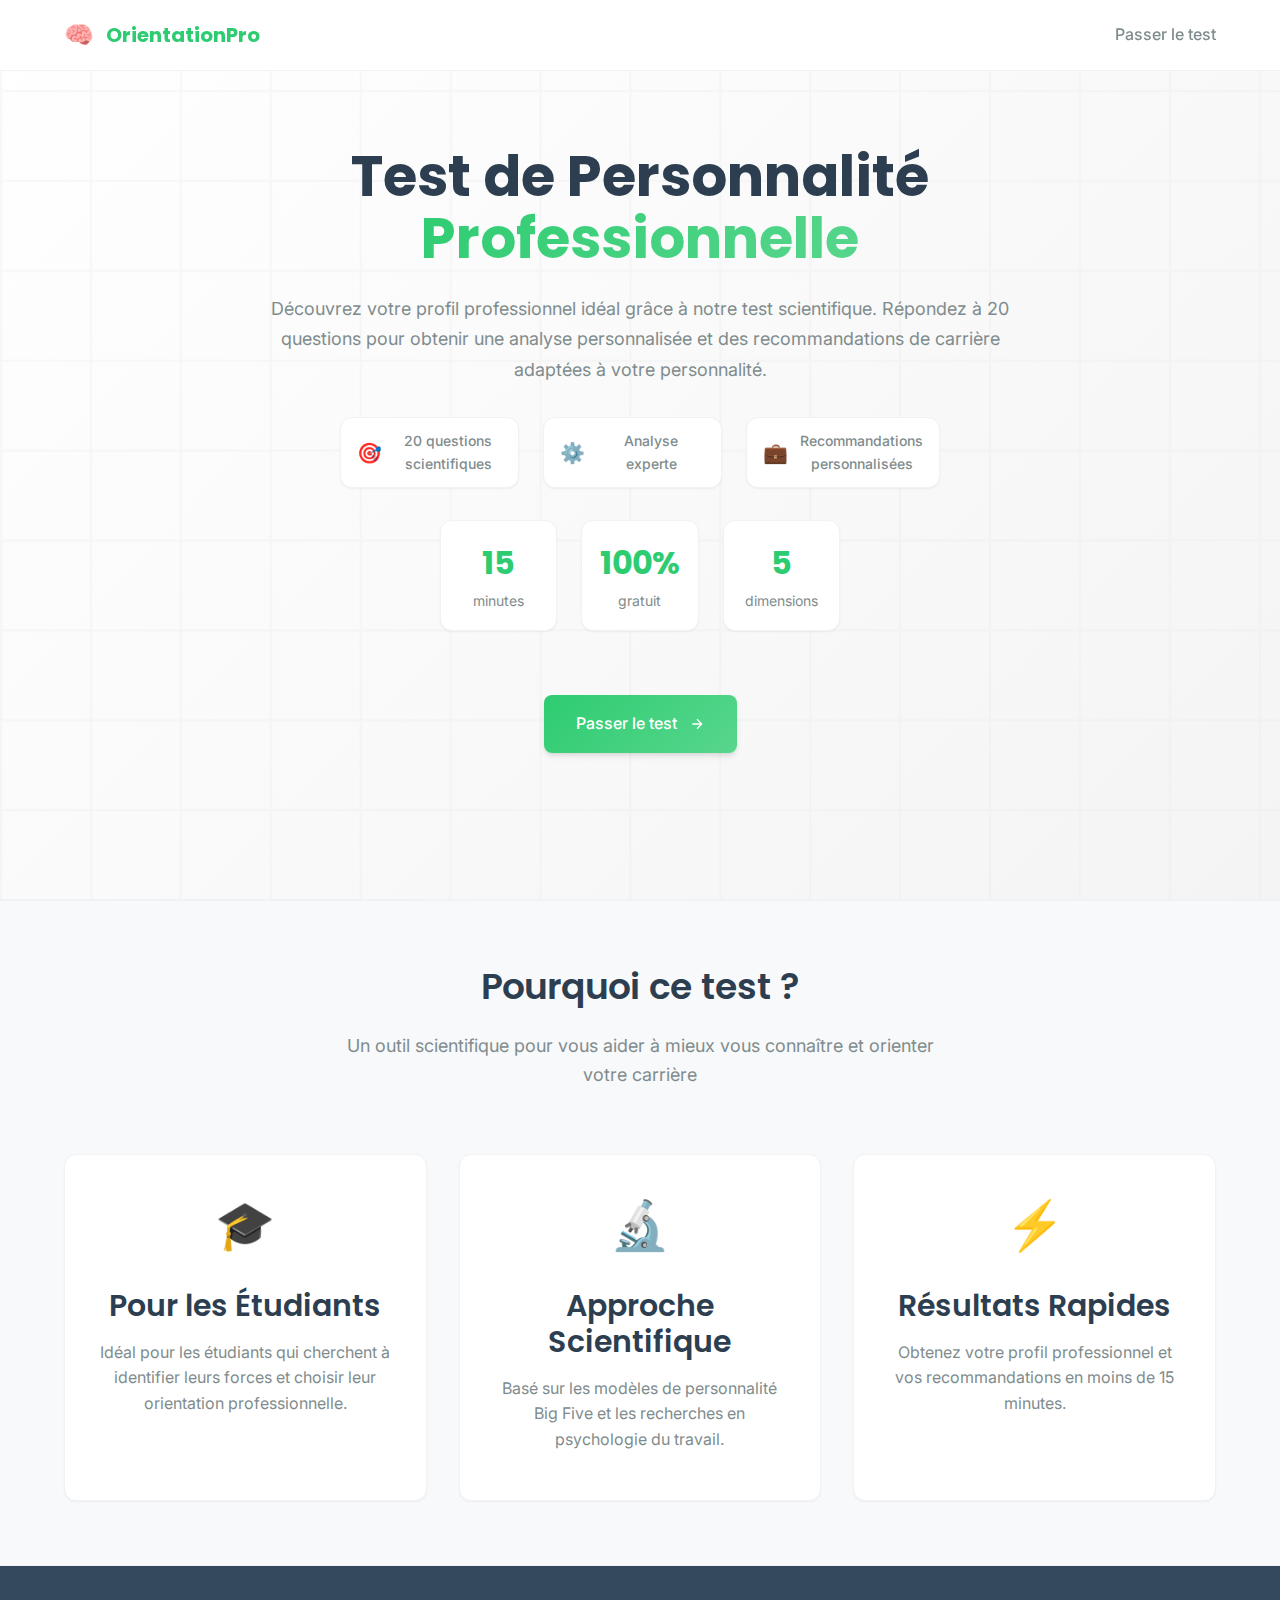
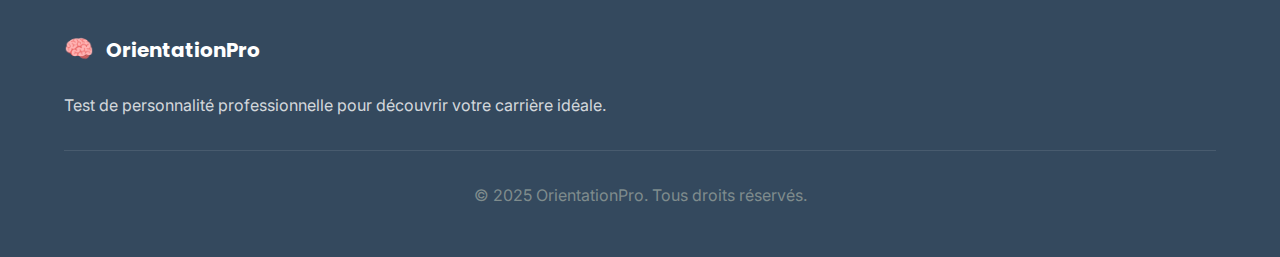
<file: index.html>
<!DOCTYPE html>
<html lang="fr">
<head>
    <meta charset="UTF-8">
    <meta name="viewport" content="width=device-width, initial-scale=1.0">
    <title>Test de Personnalité Professionnelle Gratuit | OrientationPro - Découvrez Votre Carrière Idéale</title>
    <meta name="description" content="Test de personnalité professionnelle gratuit en 15 minutes. 20 questions scientifiques pour découvrir votre profil professionnel idéal. Analyse experte et recommandations personnalisées pour étudiants et reconversion.">
    <meta name="keywords" content="test personnalité professionnelle, orientation carrière, test gratuit, métier idéal, reconversion professionnelle, étudiants, Big Five, profil professionnel">
    <meta name="author" content="OrientationPro">
    <meta name="robots" content="index, follow">
    <meta name="language" content="fr">
    <meta name="revisit-after" content="7 days">
    
    <!-- Open Graph / Facebook -->
    <meta property="og:type" content="website">
    <meta property="og:url" content="https://sn4xhh.github.io/orientationbyme/">
    <meta property="og:title" content="Test de Personnalité Professionnelle Gratuit | OrientationPro">
    <meta property="og:description" content="Découvrez votre profil professionnel idéal avec notre test de personnalité gratuit. 40 questions scientifiques, analyse experte et recommandations personnalisées.">
    <meta property="og:image" content="https://sn4xhh.github.io/orientationbyme/assets/og-image.jpg">
    <meta property="og:site_name" content="OrientationPro">
    <meta property="og:locale" content="fr_FR">
    
    <!-- Twitter -->
    <meta property="twitter:card" content="summary_large_image">
    <meta property="twitter:url" content="https://sn4xhh.github.io/orientationbyme/">
    <meta property="twitter:title" content="Test de Personnalité Professionnelle Gratuit | OrientationPro">
    <meta property="twitter:description" content="Découvrez votre profil professionnel idéal avec notre test de personnalité gratuit. 40 questions scientifiques, analyse experte et recommandations personnalisées.">
    <meta property="twitter:image" content="https://sn4xhh.github.io/orientationbyme/assets/twitter-image.jpg">
    
    <!-- Canonical URL -->
    <link rel="canonical" href="https://sn4xhh.github.io/orientationbyme/">
    
    <!-- Preconnect pour les performances -->
    <link rel="preconnect" href="https://fonts.googleapis.com">
    <link rel="preconnect" href="https://fonts.gstatic.com" crossorigin>
    <link rel="dns-prefetch" href="//fonts.googleapis.com">
    <link rel="dns-prefetch" href="//fonts.gstatic.com">
    
    <!-- Fonts -->
    <link rel="preconnect" href="https://fonts.googleapis.com">
    <link rel="preconnect" href="https://fonts.gstatic.com" crossorigin>
    <link href="https://fonts.googleapis.com/css2?family=Inter:wght@300;400;500;600;700&family=Poppins:wght@400;500;600;700&display=swap" rel="stylesheet">
    
    <!-- Styles -->
    <link rel="stylesheet" href="styles/style.css">
    
    <!-- Favicon -->
    <link rel="icon" type="image/svg+xml" href="data:image/svg+xml,<svg xmlns='http://www.w3.org/2000/svg' viewBox='0 0 100 100'><text y='.9em' font-size='90'>🧠</text></svg>">
    
    <!-- Schema.org Structured Data -->
    <script type="application/ld+json">
    {
        "@context": "https://schema.org",
        "@type": "WebApplication",
        "name": "OrientationPro - Test de Personnalité Professionnelle",
        "description": "Test de personnalité professionnelle gratuit pour découvrir votre carrière idéale. 40 questions scientifiques basées sur le modèle Big Five.",
        "url": "https://sn4xhh.github.io/orientationbyme/",
        "applicationCategory": "EducationalApplication",
        "operatingSystem": "Web Browser",
        "offers": {
            "@type": "Offer",
            "price": "0",
            "priceCurrency": "EUR"
        },
        "provider": {
            "@type": "Organization",
            "name": "OrientationPro",
            "url": "https://sn4xhh.github.io/orientationbyme/",
            "logo": "https://sn4xhh.github.io/orientationbyme/assets/logo.png"
        },
        "featureList": [
            "Test de personnalité professionnelle gratuit",
            "20 questions scientifiques",
            "Analyse basée sur le modèle Big Five",
            "Recommandations personnalisées",
            "Résultats en 15 minutes"
        ],
        "audience": {
            "@type": "Audience",
            "audienceType": "Étudiants, chercheurs d'emploi, personnes en reconversion"
        },
        "educationalUse": "Orientation professionnelle",
        "learningResourceType": "Assessment"
    }
    </script>
    
    <!-- FAQ Schema -->
    <script type="application/ld+json">
    {
        "@context": "https://schema.org",
        "@type": "FAQPage",
        "mainEntity": [
            {
                "@type": "Question",
                "name": "Combien de temps prend le test de personnalité professionnelle ?",
                "acceptedAnswer": {
                    "@type": "Answer",
                    "text": "Le test prend environ 15 minutes à compléter. Il comprend 20 questions scientifiques basées sur le modèle Big Five de la personnalité."
                }
            },
            {
                "@type": "Question",
                "name": "Le test de personnalité professionnelle est-il gratuit ?",
                "acceptedAnswer": {
                    "@type": "Answer",
                    "text": "Oui, notre test de personnalité professionnelle est entièrement gratuit. Aucun paiement ni inscription n'est requis."
                }
            },
            {
                "@type": "Question",
                "name": "Quels types de profils professionnels sont identifiés ?",
                "acceptedAnswer": {
                    "@type": "Answer",
                    "text": "Notre test identifie 8 profils professionnels : Directeur général, Responsable financier, RH, Commercial, Marketing, Production, IT, et Assistant administratif."
                }
            }
        ]
    }
    </script>
</head>
<body>
    <!-- Navigation -->
    <nav class="navbar">
        <div class="nav-container">
            <div class="nav-brand">
                <span class="brand-icon">🧠</span>
                <span class="brand-text">OrientationPro</span>
            </div>
            
            <!-- Desktop Navigation -->
            <div class="nav-links">
                <a href="test.html" class="nav-link">Passer le test</a>
            </div>
            
            <!-- Mobile Menu Toggle -->
            <button class="mobile-menu-toggle" aria-label="Menu" aria-expanded="false">
                <span></span>
                <span></span>
                <span></span>
            </button>
        </div>
        
        <!-- Mobile Menu -->
        <div class="mobile-menu">
            <a href="test.html" class="nav-link">Passer le test</a>
        </div>
    </nav>

    <!-- Hero Section -->
    <main class="hero">
        <div class="hero-content">
            <div class="hero-text">
                <h1 class="hero-title">
                    Test de Personnalité 
                    <span class="highlight">Professionnelle</span>
                </h1>
                
                <p class="hero-description">
                    Découvrez votre profil professionnel idéal grâce à notre test scientifique. 
                    Répondez à 20 questions pour obtenir une analyse personnalisée et des recommandations de carrière adaptées à votre personnalité.
                </p>

                <div class="hero-features">
                    <div class="feature-item">
                        <span class="feature-icon">🎯</span>
                        <span class="feature-text">20 questions scientifiques</span>
                    </div>
                    <div class="feature-item">
                        <span class="feature-icon">⚙️</span>
                        <span class="feature-text">Analyse experte</span>
                    </div>
                    <div class="feature-item">
                        <span class="feature-icon">💼</span>
                        <span class="feature-text">Recommandations personnalisées</span>
                    </div>
                </div>

                <div class="hero-stats">
                    <div class="stat">
                        <span class="stat-number">15</span>
                        <span class="stat-label">minutes</span>
                    </div>
                    <div class="stat">
                        <span class="stat-number">100%</span>
                        <span class="stat-label">gratuit</span>
                    </div>
                    <div class="stat">
                        <span class="stat-number">5</span>
                        <span class="stat-label">dimensions</span>
                    </div>
                </div>
            </div>

            <div class="hero-actions">
                <a href="test.html" class="btn btn-primary btn-large">
                    <span>Passer le test</span>
                    <svg class="btn-icon" viewBox="0 0 24 24" fill="none" stroke="currentColor">
                        <path d="M5 12h14M12 5l7 7-7 7"/>
                    </svg>
                </a>
            </div>
        </div>
    </main>

    <!-- About Section -->
    <section class="about">
        <div class="container">
            <div class="section-header">
                <h2 class="section-title">Pourquoi ce test ?</h2>
                <p class="section-description">
                    Un outil scientifique pour vous aider à mieux vous connaître et orienter votre carrière
                </p>
            </div>
            
            <div class="features-grid">
                <div class="feature-card">
                    <div class="feature-icon">🎓</div>
                    <h3 class="feature-title">Pour les Étudiants</h3>
                    <p class="feature-description">
                        Idéal pour les étudiants qui cherchent à identifier leurs forces et choisir leur orientation professionnelle.
                    </p>
                </div>
                
                <div class="feature-card">
                    <div class="feature-icon">🔬</div>
                    <h3 class="feature-title">Approche Scientifique</h3>
                    <p class="feature-description">
                        Basé sur les modèles de personnalité Big Five et les recherches en psychologie du travail.
                    </p>
                </div>
                
                <div class="feature-card">
                    <div class="feature-icon">⚡</div>
                    <h3 class="feature-title">Résultats Rapides</h3>
                    <p class="feature-description">
                        Obtenez votre profil professionnel et vos recommandations en moins de 15 minutes.
                    </p>
                </div>
            </div>
        </div>
    </section>

    <!-- Footer -->
    <footer class="footer">
        <div class="container">
            <div class="footer-content">
                <div class="footer-brand">
                    <div class="brand">
                        <span class="brand-icon">🧠</span>
                        <span class="brand-text">OrientationPro</span>
                    </div>
                    <p class="footer-description">
                        Test de personnalité professionnelle pour découvrir votre carrière idéale.
                    </p>
                </div>
            </div>
            <div class="footer-bottom">
                <p>&copy; 2025 OrientationPro. Tous droits réservés.</p>
            </div>
        </div>
    </footer>

    <!-- Scripts -->
    <script src="scripts/main.js"></script>
</body>
</html>
</file>
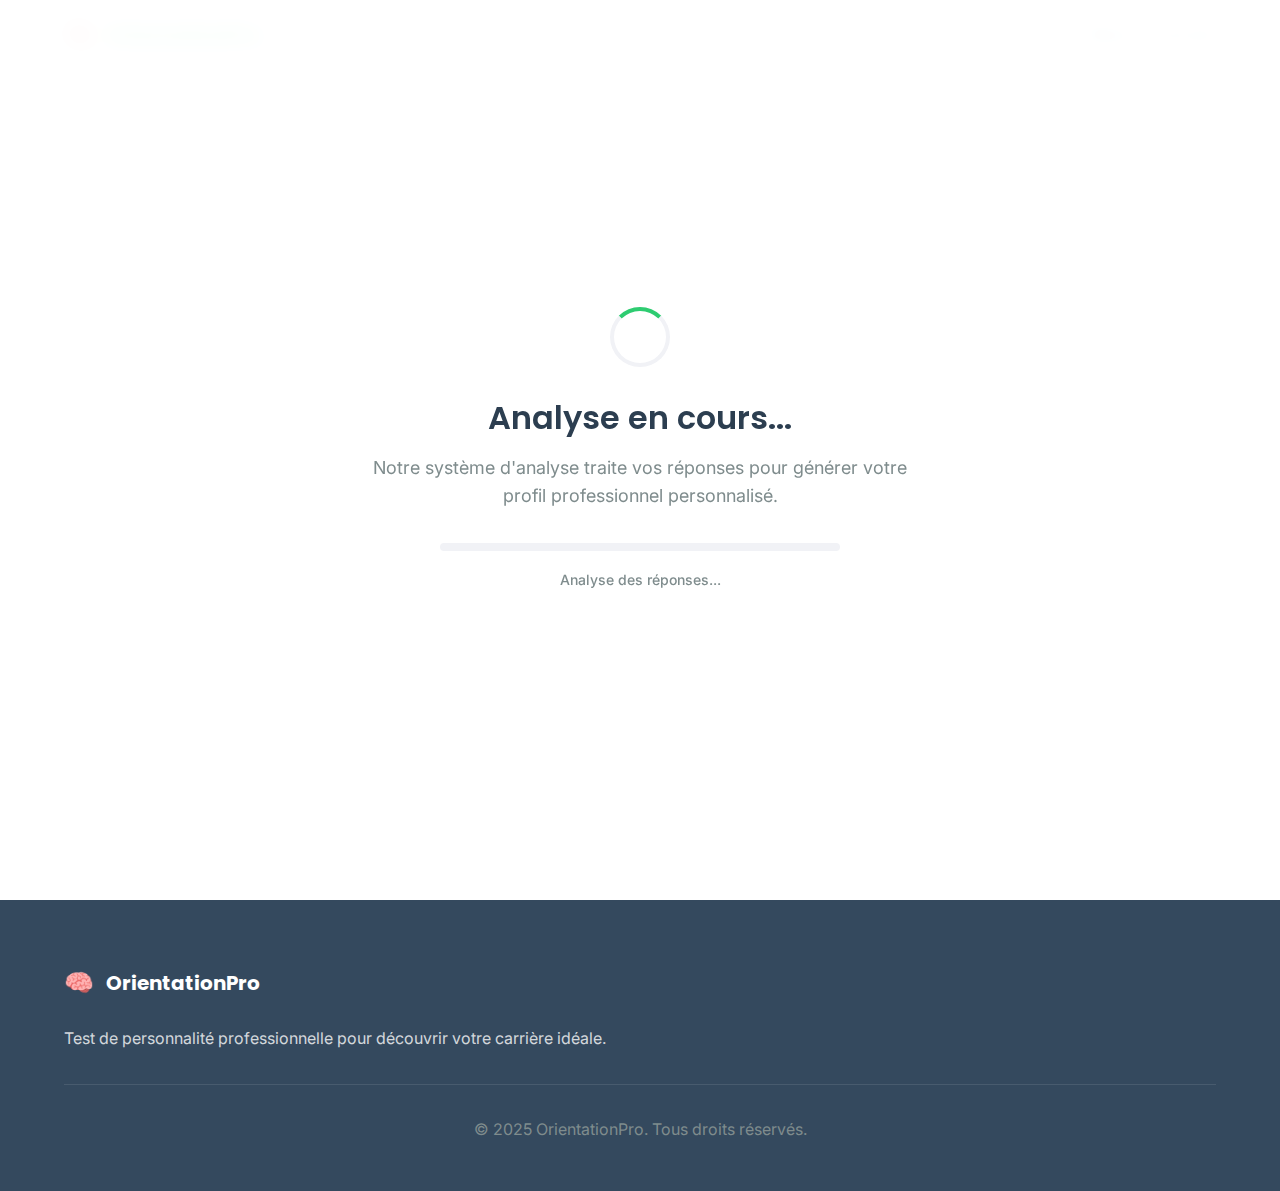
<file: results.html>
<!DOCTYPE html>
<html lang="fr">
<head>
    <meta charset="UTF-8">
    <meta name="viewport" content="width=device-width, initial-scale=1.0">
    <title>Résultats Test Personnalité Professionnelle | Votre Profil Dominant | OrientationPro</title>
    <meta name="description" content="Découvrez votre profil professionnel dominant et votre métier idéal grâce à l'analyse de vos réponses au test de personnalité. Résultats personnalisés et recommandations de carrière.">
    <meta name="keywords" content="résultats test personnalité, profil professionnel, métier idéal, analyse personnalité, orientation carrière, recommandations professionnelles">
    <meta name="robots" content="noindex, follow">
    <meta name="canonical" href="https://sn4xhh.github.io/orientationbyme/results.html">
    
    <!-- Fonts -->
    <link rel="preconnect" href="https://fonts.googleapis.com">
    <link rel="preconnect" href="https://fonts.gstatic.com" crossorigin>
    <link href="https://fonts.googleapis.com/css2?family=Inter:wght@300;400;500;600;700&family=Poppins:wght@400;500;600;700&display=swap" rel="stylesheet">
    
    <!-- Styles -->
    <link rel="stylesheet" href="styles/style.css">
    <link rel="stylesheet" href="styles/results.css">
    
    <!-- Favicon -->
    <link rel="icon" type="image/svg+xml" href="data:image/svg+xml,<svg xmlns='http://www.w3.org/2000/svg' viewBox='0 0 100 100'><text y='.9em' font-size='90'>🧠</text></svg>">
</head>
<body>
    <!-- Navigation -->
    <nav class="navbar">
        <div class="nav-container">
            <div class="nav-brand">
                <span class="brand-icon">🧠</span>
                <span class="brand-text">OrientationPro</span>
            </div>
            
            <!-- Desktop Navigation -->
            <div class="nav-links">
                <a href="index.html" class="nav-link">Retour à l'accueil</a>
            </div>
            
            <!-- Mobile Menu Toggle -->
            <button class="mobile-menu-toggle" aria-label="Menu" aria-expanded="false">
                <span></span>
                <span></span>
                <span></span>
            </button>
        </div>
        
        <!-- Mobile Menu -->
        <div class="mobile-menu">
            <a href="index.html" class="nav-link">Retour à l'accueil</a>
        </div>
    </nav>

    <!-- Results Section -->
    <main class="test-section">
        <div class="container">
            <!-- Loading State -->
            <div id="loadingState" class="loading-overlay" style="display: flex;">
                <div class="loading-content">
                    <div class="loading-spinner">
                        <div class="spinner"></div>
                    </div>
                    <h2 class="loading-title">Analyse en cours...</h2>
                    <p class="loading-description">
                        Notre système d'analyse traite vos réponses pour générer votre profil professionnel personnalisé.
                    </p>
                    <div class="loading-progress">
                        <div class="loading-bar">
                            <div class="loading-fill" id="loadingFill"></div>
                        </div>
                        <span class="loading-text" id="loadingText">Analyse des réponses...</span>
                    </div>
                </div>
            </div>

            <!-- No Results State -->
            <div id="noResultsState" class="test-content" style="display: none;">
                <div class="question-container">
                    <div class="no-results-content">
                        <div class="no-results-icon">❌</div>
                        <h2 class="no-results-title">Aucun résultat trouvé</h2>
                        <p class="no-results-description">
                            Il semble qu'aucune réponse n'ait été sauvegardée. 
                            Veuillez passer le test pour obtenir vos résultats.
                        </p>
                    </div>
                </div>
                
                <div class="test-navigation">
                    <a href="test.html" class="btn btn-primary btn-large">
                        <span>Passer le test</span>
                        <svg class="btn-icon" viewBox="0 0 24 24" fill="none" stroke="currentColor">
                            <path d="M5 12h14M12 5l7 7-7 7"/>
                        </svg>
                    </a>
                </div>
            </div>

            <!-- Results State -->
            <div id="resultsState" class="results-content" style="display: none;">
                <!-- Results Header -->
                <div class="test-header">
                    <div class="results-title-section">
                        <h1 class="results-title">Votre Profil Professionnel</h1>
                        <p class="results-subtitle">Basé sur l'analyse de vos réponses</p>
                    </div>
                </div>

                <!-- Main Result Display -->
                <div class="test-content">
                    <div class="question-container">
                        <div class="result-display">
                            <div class="result-circle">
                                <span id="resultNumber" class="result-number">-</span>
                            </div>
                            <div class="result-info">
                                <h2 class="result-title">Profil Dominant</h2>
                                <p class="result-description">
                                    Votre personnalité correspond principalement à ce type de profil professionnel.
                                </p>
                            </div>
                        </div>
                    </div>
                </div>

                <!-- Analysis Details -->
                <div class="test-content">
                    <div class="question-container">
                        <div class="analysis-section">
                            <h3 class="analysis-title">Analyse des Réponses</h3>
                            <div id="analysisBreakdown" class="analysis-breakdown">
                                <!-- Will be populated by JavaScript -->
                            </div>
                        </div>
                    </div>
                </div>

                <!-- Actions -->
                <div class="test-navigation">
                    <a href="test.html" class="btn btn-primary btn-large">
                        <span>Recommencer le test</span>
                        <svg class="btn-icon" viewBox="0 0 24 24" fill="none" stroke="currentColor">
                            <path d="M1 4v6h6M23 20v-6h-6"/>
                            <path d="M20.49 9A9 9 0 0 0 5.64 5.64L1 10m22 4l-4.64 4.36A9 9 0 0 1 3.51 15"/>
                        </svg>
                    </a>
                    <a href="index.html" class="btn btn-secondary btn-large">
                        <span>Retour à l'accueil</span>
                    </a>
                </div>
            </div>
        </div>
    </main>

    <!-- Footer -->
    <footer class="footer">
        <div class="container">
            <div class="footer-content">
                <div class="footer-brand">
                    <div class="brand">
                        <span class="brand-icon">🧠</span>
                        <span class="brand-text">OrientationPro</span>
                    </div>
                    <p class="footer-description">
                        Test de personnalité professionnelle pour découvrir votre carrière idéale.
                    </p>
                </div>
            </div>
            <div class="footer-bottom">
                <p>&copy; 2025 OrientationPro. Tous droits réservés.</p>
            </div>
        </div>
    </footer>

    <!-- Scripts -->
    <script src="scripts/main.js"></script>
    <script src="scripts/results.js"></script>
</body>
</html>
</file>
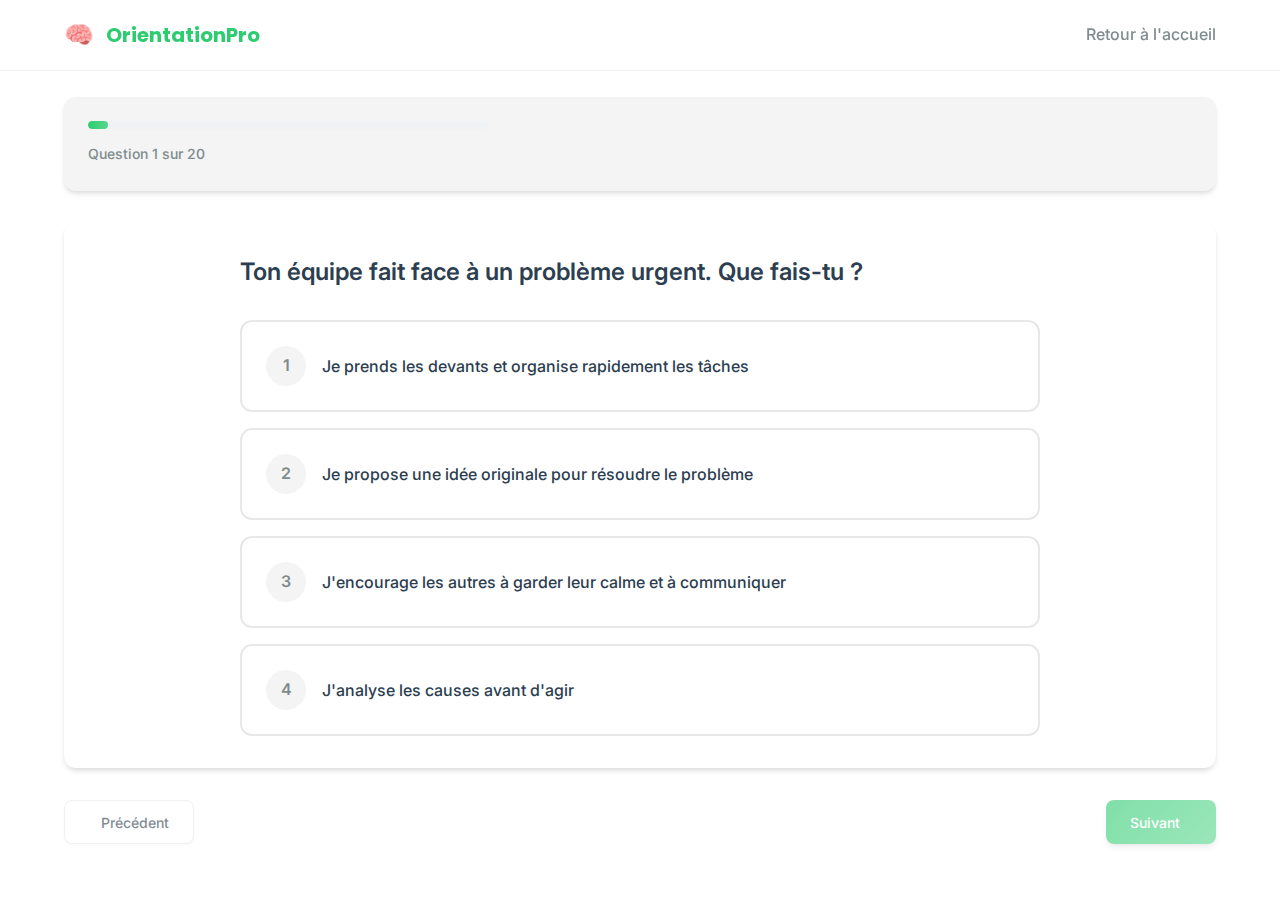
<file: test.html>
<!DOCTYPE html>
<html lang="fr">
<head>
    <meta charset="UTF-8">
    <meta name="viewport" content="width=device-width, initial-scale=1.0">
    <title>Test de Personnalité Professionnelle - 20 Questions Gratuites | OrientationPro</title>
    <meta name="description" content="Passez notre test de personnalité professionnelle gratuit. 20 questions scientifiques basées sur le modèle Big Five pour découvrir votre métier idéal et votre profil professionnel.">
    <meta name="keywords" content="test personnalité professionnelle, 20 questions, test gratuit, Big Five, métier idéal, profil professionnel, orientation carrière">
    <meta name="robots" content="index, follow">
    <meta name="canonical" href="https://sn4xhh.github.io/orientationbyme/test.html">
    
    <!-- Open Graph -->
    <meta property="og:title" content="Test de Personnalité Professionnelle - 20 Questions Gratuites">
    <meta property="og:description" content="Découvrez votre profil professionnel idéal avec notre test de personnalité gratuit. 20 questions scientifiques pour une analyse précise.">
    <meta property="og:url" content="https://sn4xhh.github.io/orientationbyme/test.html">
    <meta property="og:type" content="website">
    
    <!-- Fonts -->
    <link rel="preconnect" href="https://fonts.googleapis.com">
    <link rel="preconnect" href="https://fonts.gstatic.com" crossorigin>
    <link href="https://fonts.googleapis.com/css2?family=Inter:wght@300;400;500;600;700&family=Poppins:wght@400;500;600;700&display=swap" rel="stylesheet">
    
    <!-- Styles -->
    <link rel="stylesheet" href="styles/style.css">
    
    <!-- Favicon -->
    <link rel="icon" type="image/svg+xml" href="data:image/svg+xml,<svg xmlns='http://www.w3.org/2000/svg' viewBox='0 0 100 100'><text y='.9em' font-size='90'>🧠</text></svg>">
</head>
<body>
    <!-- Navigation -->
    <nav class="navbar">
        <div class="nav-container">
            <div class="nav-brand">
                <span class="brand-icon">🧠</span>
                <span class="brand-text">OrientationPro</span>
            </div>
            
            <!-- Desktop Navigation -->
            <div class="nav-links">
                <a href="index.html" class="nav-link">Retour à l'accueil</a>
            </div>
            
            <!-- Mobile Menu Toggle -->
            <button class="mobile-menu-toggle" aria-label="Menu" aria-expanded="false">
                <span></span>
                <span></span>
                <span></span>
            </button>
        </div>
        
        <!-- Mobile Menu -->
        <div class="mobile-menu">
            <a href="index.html" class="nav-link">Retour à l'accueil</a>
        </div>
    </nav>

    <!-- Test Section -->
    <main class="test-section">
        <div class="container">
            <!-- Test Header -->
            <div class="test-header">
                <div class="test-progress">
                    <div class="progress-bar">
                        <div class="progress-fill" id="progressFill"></div>
                    </div>
                    <span class="progress-text" id="progressText">Question 1 sur 20</span>
                </div>
            </div>

            <!-- Test Content -->
            <div class="test-content">
                <div class="question-container" id="questionContainer">
                    <!-- Questions will be dynamically loaded here -->
                </div>
            </div>

            <!-- Test Navigation -->
            <div class="test-navigation">
                <button class="btn btn-secondary" id="prevQuestion" disabled>
                    <svg viewBox="0 0 24 24" fill="none" stroke="currentColor">
                        <path d="M19 12H5M12 19l-7-7 7-7"/>
                    </svg>
                    Précédent
                </button>
                <button class="btn btn-primary" id="nextQuestion" disabled>
                    Suivant
                    <svg viewBox="0 0 24 24" fill="none" stroke="currentColor">
                        <path d="M5 12h14M12 5l7 7-7 7"/>
                    </svg>
                </button>
            </div>
        </div>
    </main>

    <!-- Loading Overlay -->
    <div class="loading-overlay" id="loadingOverlay" style="display: none;">
        <div class="loading-content">
            <div class="loading-spinner">
                <div class="spinner"></div>
            </div>
            <h2 class="loading-title">Analyse en cours...</h2>
            <p class="loading-description">
                Notre système d'analyse traite vos réponses pour générer votre profil professionnel personnalisé.
            </p>
            <div class="loading-progress">
                <div class="loading-bar">
                    <div class="loading-fill" id="loadingFill"></div>
                </div>
                <span class="loading-text" id="loadingText">Analyse des réponses...</span>
            </div>
        </div>
    </div>

    <!-- Scripts -->
    <script src="scripts/main.js"></script>
    <script src="scripts/test.js"></script>
</body>
</html>
</file>
<file: styles/style.css>
/* CSS Custom Properties - Optimisé pour tous les appareils */
:root {
    /* Colors - Professional Theme */
    --primary: #2ecc71;
    --primary-light: #58d68d;
    --primary-dark: #27ae60;
    --secondary: #34495e;
    --secondary-light: #5d6d7e;
    --accent: #3498db;
    --accent-light: #5dade2;
    --background: #ffffff;
    --background-alt: #f4f4f4;
    --background-section: #f8f9fa;
    --text: #2c3e50;
    --text-light: #7f8c8d;
    --text-muted: #95a5a6;
    --white: #ffffff;
    --border: #e8e8e8;
    --border-light: #f1f2f6;
    --success: #2ecc71;
    --warning: #f39c12;
    --error: #e74c3c;
    
    /* Typography - Responsive Font Sizes */
    --font-primary: 'Inter', -apple-system, BlinkMacSystemFont, 'Segoe UI', Roboto, sans-serif;
    --font-heading: 'Poppins', -apple-system, BlinkMacSystemFont, 'Segoe UI', Roboto, sans-serif;
    
    /* Responsive Spacing System */
    --space-xs: clamp(0.25rem, 0.5vw, 0.5rem);
    --space-sm: clamp(0.5rem, 1vw, 0.75rem);
    --space-md: clamp(0.75rem, 1.5vw, 1rem);
    --space-lg: clamp(1rem, 2vw, 1.5rem);
    --space-xl: clamp(1.5rem, 3vw, 2rem);
    --space-2xl: clamp(2rem, 4vw, 3rem);
    --space-3xl: clamp(2.5rem, 5vw, 4rem);
    
    /* Responsive Border Radius */
    --radius-sm: 0.375rem;
    --radius-md: 0.5rem;
    --radius-lg: 0.75rem;
    --radius-xl: 1rem;
    --radius-2xl: 1.5rem;
    
    /* Responsive Shadows */
    --shadow-sm: 0 1px 2px 0 rgba(0, 0, 0, 0.05);
    --shadow-md: 0 4px 6px -1px rgba(0, 0, 0, 0.1), 0 2px 4px -1px rgba(0, 0, 0, 0.06);
    --shadow-lg: 0 10px 15px -3px rgba(0, 0, 0, 0.1), 0 4px 6px -2px rgba(0, 0, 0, 0.05);
    --shadow-xl: 0 20px 25px -5px rgba(0, 0, 0, 0.1), 0 10px 10px -5px rgba(0, 0, 0, 0.04);
    
    /* Transitions */
    --transition-fast: 0.15s ease-in-out;
    --transition-normal: 0.3s ease-in-out;
    --transition-slow: 0.5s ease-in-out;
    
    /* Z-index */
    --z-dropdown: 1000;
    --z-sticky: 1020;
    --z-fixed: 1030;
    --z-modal: 1040;
    --z-popover: 1050;
    --z-tooltip: 1060;
    --z-mobile-menu: 1070;
}

/* Reset and Base Styles */
* {
    margin: 0;
    padding: 0;
    box-sizing: border-box;
}

html {
    scroll-behavior: smooth;
    font-size: clamp(14px, 2.5vw, 16px); /* Responsive base font size */
}

body {
    font-family: var(--font-primary);
    line-height: 1.6;
    color: var(--text);
    background-color: var(--background);
    -webkit-font-smoothing: antialiased;
    -moz-osx-font-smoothing: grayscale;
    overflow-x: hidden; /* Prevent horizontal scroll */
}

/* Responsive Typography */
h1, h2, h3, h4, h5, h6 {
    font-family: var(--font-heading);
    font-weight: 600;
    line-height: 1.2;
    color: var(--text);
}

h1 { font-size: clamp(2rem, 5vw, 3rem); }
h2 { font-size: clamp(1.5rem, 4vw, 2.25rem); }
h3 { font-size: clamp(1.25rem, 3.5vw, 1.875rem); }
h4 { font-size: clamp(1.125rem, 3vw, 1.5rem); }
h5 { font-size: clamp(1rem, 2.5vw, 1.25rem); }
h6 { font-size: clamp(0.875rem, 2vw, 1.125rem); }

p {
    margin-bottom: var(--space-md);
    color: var(--text-light);
    font-size: clamp(0.875rem, 2vw, 1rem);
}

a {
    color: var(--primary);
    text-decoration: none;
    transition: color var(--transition-fast);
}

a:hover {
    color: var(--primary-dark);
}

/* Responsive Layout */
.container {
    max-width: 1200px;
    margin: 0 auto;
    padding: 0 var(--space-lg);
}

/* Enhanced Responsive Buttons */
.btn {
    display: inline-flex;
    align-items: center;
    justify-content: center;
    gap: var(--space-sm);
    padding: var(--space-sm) var(--space-lg);
    border: none;
    border-radius: var(--radius-md);
    font-family: var(--font-primary);
    font-size: clamp(0.75rem, 2vw, 0.875rem);
    font-weight: 500;
    text-decoration: none;
    cursor: pointer;
    transition: all var(--transition-fast);
    white-space: nowrap;
    user-select: none;
    min-height: 44px; /* Minimum touch target size */
    position: relative;
    overflow: hidden;
}

.btn:disabled {
    opacity: 0.6;
    cursor: not-allowed;
}

.btn-primary {
    background: linear-gradient(135deg, var(--primary) 0%, var(--primary-light) 100%);
    color: var(--white);
    box-shadow: var(--shadow-md);
}

.btn-primary:hover:not(:disabled) {
    transform: translateY(-2px);
    box-shadow: var(--shadow-lg);
    background: linear-gradient(135deg, var(--primary-dark) 0%, var(--primary) 100%);
}

.btn-secondary {
    background: var(--white);
    color: var(--text);
    border: 1px solid var(--border);
    box-shadow: var(--shadow-sm);
}

.btn-secondary:hover:not(:disabled) {
    background: var(--background-alt);
    border-color: var(--primary);
    color: var(--primary);
}

.btn-large {
    padding: var(--space-md) var(--space-xl);
    font-size: clamp(0.875rem, 2.5vw, 1rem);
    min-height: 52px;
}

.btn-small {
    padding: var(--space-xs) var(--space-md);
    font-size: clamp(0.7rem, 1.5vw, 0.75rem);
    min-height: 36px;
}

.btn-icon {
    width: clamp(0.875rem, 2vw, 1rem);
    height: clamp(0.875rem, 2vw, 1rem);
    stroke-width: 2;
    flex-shrink: 0;
}

/* Enhanced Mobile-First Navigation */
.navbar {
    position: fixed;
    top: 0;
    left: 0;
    right: 0;
    background: rgba(255, 255, 255, 0.95);
    backdrop-filter: blur(10px);
    border-bottom: 1px solid var(--border-light);
    z-index: var(--z-fixed);
    transition: all var(--transition-normal);
}

.nav-container {
    display: flex;
    align-items: center;
    justify-content: space-between;
    max-width: 1200px;
    margin: 0 auto;
    padding: var(--space-md) var(--space-lg);
    position: relative;
}

.nav-brand {
    display: flex;
    align-items: center;
    gap: var(--space-sm);
    font-family: var(--font-heading);
    font-weight: 700;
    font-size: clamp(1rem, 3vw, 1.25rem);
    color: var(--primary);
    z-index: var(--z-mobile-menu);
}

.brand-icon {
    font-size: clamp(1.25rem, 3vw, 1.5rem);
}

/* Mobile Menu Toggle */
.mobile-menu-toggle {
    display: none;
    flex-direction: column;
    justify-content: center;
    align-items: center;
    width: 44px;
    height: 44px;
    background: none;
    border: none;
    cursor: pointer;
    padding: 0;
    z-index: var(--z-mobile-menu);
}

.mobile-menu-toggle span {
    display: block;
    width: 24px;
    height: 3px;
    background: var(--text);
    margin: 3px 0;
    transition: all var(--transition-normal);
    border-radius: 2px;
}

.mobile-menu-toggle.active span:nth-child(1) {
    transform: rotate(45deg) translate(6px, 6px);
}

.mobile-menu-toggle.active span:nth-child(2) {
    opacity: 0;
}

.mobile-menu-toggle.active span:nth-child(3) {
    transform: rotate(-45deg) translate(6px, -6px);
}

/* Desktop Navigation */
.nav-links {
    display: flex;
    align-items: center;
    gap: var(--space-lg);
}

.nav-link {
    font-weight: 500;
    color: var(--text-light);
    transition: color var(--transition-fast);
    font-size: clamp(0.875rem, 2vw, 1rem);
}

.nav-link:hover {
    color: var(--primary);
}

/* Mobile Navigation Menu */
.mobile-menu {
    position: fixed;
    top: 0;
    left: 0;
    right: 0;
    bottom: 0;
    background: rgba(255, 255, 255, 0.98);
    backdrop-filter: blur(20px);
    z-index: var(--z-mobile-menu);
    transform: translateX(100%);
    transition: transform var(--transition-normal);
    display: flex;
    flex-direction: column;
    justify-content: center;
    align-items: center;
    padding: var(--space-xl);
}

.mobile-menu.active {
    transform: translateX(0);
}

.mobile-menu .nav-link {
    font-size: clamp(1.25rem, 4vw, 1.5rem);
    font-weight: 600;
    margin: var(--space-lg) 0;
    padding: var(--space-md);
    border-radius: var(--radius-lg);
    transition: all var(--transition-normal);
    text-align: center;
    width: 100%;
    max-width: 300px;
}

.mobile-menu .nav-link:hover {
    background: var(--background-alt);
    color: var(--primary);
}

/* Enhanced Hero Section */
.hero {
    min-height: 100vh;
    background: linear-gradient(135deg, var(--white) 0%, var(--background-alt) 100%);
    position: relative;
    overflow: hidden;
    border-bottom: 1px solid var(--border-light);
    display: flex;
    align-items: center;
    justify-content: center;
    padding: clamp(4rem, 8vw, 6rem) 0;
}

.hero::before {
    content: '';
    position: absolute;
    top: 0;
    left: 0;
    right: 0;
    bottom: 0;
    background: url('data:image/svg+xml,<svg xmlns="http://www.w3.org/2000/svg" viewBox="0 0 100 100"><defs><pattern id="grid" width="10" height="10" patternUnits="userSpaceOnUse"><path d="M 10 0 L 0 0 0 10" fill="none" stroke="%23e8e8e8" stroke-width="0.5"/></pattern></defs><rect width="100" height="100" fill="url(%23grid)"/></svg>');
    opacity: 0.3;
}

.hero-content {
    max-width: 800px;
    text-align: center;
    position: relative;
    z-index: 1;
    width: 100%;
    padding: 0 var(--space-lg);
}

.hero-text {
    margin-bottom: var(--space-3xl);
}

.hero-title {
    font-size: clamp(2rem, 6vw, 3.5rem);
    font-weight: 700;
    line-height: 1.1;
    margin-bottom: var(--space-lg);
    color: var(--text);
}

.highlight {
    background: linear-gradient(135deg, var(--primary) 0%, var(--primary-light) 100%);
    -webkit-background-clip: text;
    -webkit-text-fill-color: transparent;
    background-clip: text;
}

.hero-description {
    font-size: clamp(1rem, 2.5vw, 1.125rem);
    line-height: 1.7;
    margin-bottom: var(--space-xl);
    color: var(--text-light);
}

/* Enhanced Feature Grid */
.hero-features {
    display: grid;
    grid-template-columns: repeat(auto-fit, minmax(200px, 1fr));
    gap: var(--space-lg);
    margin-bottom: var(--space-xl);
    max-width: 600px;
    margin-left: auto;
    margin-right: auto;
}

.feature-item {
    display: flex;
    align-items: center;
    gap: var(--space-sm);
    background: var(--white);
    padding: var(--space-sm) var(--space-md);
    border-radius: var(--radius-lg);
    box-shadow: var(--shadow-sm);
    border: 1px solid var(--border-light);
    transition: all var(--transition-normal);
}

.feature-item:hover {
    transform: translateY(-2px);
    box-shadow: var(--shadow-md);
}

.feature-icon {
    font-size: clamp(1rem, 2.5vw, 1.25rem);
    flex-shrink: 0;
}

.feature-text {
    font-weight: 500;
    color: var(--text-light);
    font-size: clamp(0.75rem, 2vw, 0.875rem);
}

/* Enhanced Stats Grid */
.hero-stats {
    display: grid;
    grid-template-columns: repeat(auto-fit, minmax(80px, 1fr));
    gap: var(--space-lg);
    margin-bottom: var(--space-xl);
    max-width: 400px;
    margin-left: auto;
    margin-right: auto;
}

.stat {
    text-align: center;
    background: var(--white);
    padding: var(--space-md);
    border-radius: var(--radius-lg);
    box-shadow: var(--shadow-sm);
    border: 1px solid var(--border-light);
    transition: all var(--transition-normal);
}

.stat:hover {
    transform: translateY(-2px);
    box-shadow: var(--shadow-md);
}

.stat-number {
    display: block;
    font-family: var(--font-heading);
    font-size: clamp(1.5rem, 4vw, 2rem);
    font-weight: 700;
    color: var(--primary);
}

.stat-label {
    font-size: clamp(0.75rem, 2vw, 0.875rem);
    color: var(--text-light);
}

.hero-actions {
    display: flex;
    justify-content: center;
    gap: var(--space-lg);
    flex-wrap: wrap;
}

/* Enhanced Section Styles */
section {
    padding: var(--space-3xl) 0;
}

.section-header {
    text-align: center;
    margin-bottom: var(--space-3xl);
    max-width: 600px;
    margin-left: auto;
    margin-right: auto;
}

.section-title {
    margin-bottom: var(--space-lg);
}

.section-description {
    font-size: clamp(1rem, 2.5vw, 1.125rem);
    color: var(--text-light);
}

/* Enhanced About Section */
.about {
    background: var(--background-section);
    border-top: 1px solid var(--border-light);
    border-bottom: 1px solid var(--border-light);
}

.features-grid {
    display: grid;
    grid-template-columns: repeat(auto-fit, minmax(280px, 1fr));
    gap: var(--space-xl);
}

.feature-card {
    text-align: center;
    padding: var(--space-xl);
    border-radius: var(--radius-lg);
    background: var(--white);
    border: 1px solid var(--border-light);
    transition: all var(--transition-normal);
    box-shadow: var(--shadow-sm);
}

.feature-card:hover {
    transform: translateY(-4px);
    box-shadow: var(--shadow-lg);
    border-color: var(--primary);
}

.feature-card .feature-icon {
    font-size: clamp(2.5rem, 5vw, 3rem);
    margin-bottom: var(--space-lg);
}

.feature-title {
    margin-bottom: var(--space-md);
    color: var(--text);
}

.feature-description {
    color: var(--text-light);
    line-height: 1.6;
    font-size: clamp(0.875rem, 2vw, 1rem);
}

/* Enhanced Test Section */
.test-section {
    background: var(--white);
    min-height: 100vh;
    padding-top: clamp(4rem, 8vw, 6rem);
    border-top: 1px solid var(--border-light);
}

.test-header {
    display: flex;
    justify-content: space-between;
    align-items: center;
    margin-bottom: var(--space-xl);
    padding: var(--space-lg);
    background: var(--background-alt);
    border-radius: var(--radius-lg);
    box-shadow: var(--shadow-md);
    flex-wrap: wrap;
    gap: var(--space-md);
}

.test-progress {
    flex: 1;
    max-width: 400px;
    min-width: 250px;
}

.progress-bar {
    width: 100%;
    height: clamp(6px, 1vw, 8px);
    background: var(--border-light);
    border-radius: var(--radius-sm);
    overflow: hidden;
    margin-bottom: var(--space-sm);
}

.progress-fill {
    height: 100%;
    background: linear-gradient(90deg, var(--primary) 0%, var(--primary-light) 100%);
    border-radius: var(--radius-sm);
    transition: width var(--transition-normal);
    width: 0%;
}

.progress-text {
    font-size: clamp(0.75rem, 2vw, 0.875rem);
    color: var(--text-light);
    font-weight: 500;
}

.test-content {
    background: var(--white);
    border-radius: var(--radius-lg);
    box-shadow: var(--shadow-md);
    padding: var(--space-xl);
    margin-bottom: var(--space-xl);
}

.question-container {
    max-width: 800px;
    margin: 0 auto;
    transition: all var(--transition-normal);
}

.question-container.fade-in {
    animation: fadeInQuestion 0.5s ease-in-out;
}

@keyframes fadeInQuestion {
    from {
        opacity: 0;
        transform: translateY(20px);
    }
    to {
        opacity: 1;
        transform: translateY(0);
    }
}

.question-title {
    font-size: clamp(1.125rem, 3vw, 1.5rem);
    font-weight: 600;
    margin-bottom: var(--space-xl);
    color: var(--text);
    line-height: 1.4;
}

.question-options {
    display: flex;
    flex-direction: column;
    gap: var(--space-md);
}

.option-card {
    display: flex;
    align-items: center;
    gap: var(--space-md);
    padding: var(--space-lg);
    border: 2px solid var(--border);
    border-radius: var(--radius-lg);
    cursor: pointer;
    transition: all var(--transition-normal);
    background: var(--white);
    position: relative;
    overflow: hidden;
    min-height: 60px; /* Minimum touch target */
}

.option-card:hover {
    border-color: var(--primary);
    background: var(--background-alt);
    transform: translateY(-2px);
    box-shadow: var(--shadow-md);
}

.option-card.selected {
    border-color: var(--primary);
    background: rgba(46, 204, 113, 0.05);
    box-shadow: var(--shadow-lg);
}

.option-card.selected .option-check {
    opacity: 1;
    transform: scale(1);
}

.option-card.selected .option-number {
    background: var(--primary);
    color: var(--white);
}

.option-number {
    display: flex;
    align-items: center;
    justify-content: center;
    width: clamp(35px, 5vw, 40px);
    height: clamp(35px, 5vw, 40px);
    border-radius: 50%;
    background: var(--background-alt);
    color: var(--text-light);
    font-weight: 600;
    font-size: clamp(0.875rem, 2vw, 1rem);
    transition: all var(--transition-normal);
    flex-shrink: 0;
}

.option-content {
    flex: 1;
}

.option-text {
    font-weight: 500;
    color: var(--text);
    line-height: 1.5;
    font-size: clamp(0.875rem, 2vw, 1rem);
}

.option-check {
    opacity: 0;
    transform: scale(0.8);
    transition: all var(--transition-normal);
    color: var(--primary);
    width: clamp(20px, 3vw, 24px);
    height: clamp(20px, 3vw, 24px);
    flex-shrink: 0;
}

.option-check svg {
    width: 100%;
    height: 100%;
    stroke-width: 2;
}

/* Enhanced Test Navigation */
.test-navigation {
    display: flex;
    justify-content: space-between;
    align-items: center;
    gap: var(--space-lg);
    flex-wrap: wrap;
}

/* Enhanced Loading Overlay */
.loading-overlay {
    position: fixed;
    top: 0;
    left: 0;
    right: 0;
    bottom: 0;
    background: rgba(255, 255, 255, 0.95);
    backdrop-filter: blur(10px);
    z-index: var(--z-modal);
    display: flex;
    align-items: center;
    justify-content: center;
}

.loading-content {
    text-align: center;
    max-width: 600px;
    margin: 0 auto;
    padding: var(--space-xl);
}

.loading-spinner {
    margin-bottom: var(--space-xl);
}

.spinner {
    width: clamp(50px, 8vw, 60px);
    height: clamp(50px, 8vw, 60px);
    border: 4px solid var(--border-light);
    border-top: 4px solid var(--primary);
    border-radius: 50%;
    animation: spin 1s linear infinite;
    margin: 0 auto;
}

.loading-title {
    font-size: clamp(1.5rem, 4vw, 2rem);
    font-weight: 600;
    color: var(--text);
    margin-bottom: var(--space-md);
}

.loading-description {
    font-size: clamp(1rem, 2.5vw, 1.125rem);
    color: var(--text-light);
    margin-bottom: var(--space-xl);
    line-height: 1.6;
}

.loading-progress {
    max-width: 400px;
    margin: 0 auto;
}

.loading-bar {
    width: 100%;
    height: clamp(6px, 1vw, 8px);
    background: var(--border-light);
    border-radius: var(--radius-sm);
    overflow: hidden;
    margin-bottom: var(--space-md);
}

.loading-fill {
    height: 100%;
    background: linear-gradient(90deg, var(--primary) 0%, var(--primary-light) 100%);
    border-radius: var(--radius-sm);
    transition: width var(--transition-slow);
    width: 0%;
}

.loading-text {
    font-size: clamp(0.75rem, 2vw, 0.875rem);
    color: var(--text-light);
    font-weight: 500;
}

@keyframes spin {
    0% { transform: rotate(0deg); }
    100% { transform: rotate(360deg); }
}

/* Enhanced Footer */
.footer {
    background: var(--secondary);
    color: var(--white);
    padding: var(--space-3xl) 0 var(--space-xl);
}

.footer-content {
    margin-bottom: var(--space-xl);
}

.footer-brand .brand {
    display: flex;
    align-items: center;
    gap: var(--space-sm);
    font-family: var(--font-heading);
    font-weight: 700;
    font-size: clamp(1rem, 3vw, 1.25rem);
    margin-bottom: var(--space-lg);
}

.footer-description {
    color: rgba(255, 255, 255, 0.8);
    line-height: 1.6;
    font-size: clamp(0.875rem, 2vw, 1rem);
}

.footer-bottom {
    text-align: center;
    padding-top: var(--space-xl);
    border-top: 1px solid rgba(255, 255, 255, 0.1);
    color: rgba(255, 255, 255, 0.6);
    font-size: clamp(0.75rem, 2vw, 0.875rem);
}

/* ========================================
   RESPONSIVE BREAKPOINTS
   ======================================== */

/* Mobile First Approach - Base styles are mobile */

/* Small Mobile (≤ 480px) */
@media (max-width: 480px) {
    .container {
        padding: 0 var(--space-md);
    }
    
    .nav-container {
        padding: var(--space-sm) var(--space-md);
    }
    
    .mobile-menu-toggle {
        display: flex;
    }
    
    .nav-links {
        display: none;
    }
    
    .hero {
        padding: clamp(3rem, 6vw, 4rem) 0;
    }
    
    .hero-content {
        padding: 0 var(--space-sm);
    }
    
    .hero-features {
        grid-template-columns: 1fr;
        gap: var(--space-sm);
    }
    
    .feature-item {
        justify-content: center;
        min-width: 180px;
        padding: var(--space-xs) var(--space-sm);
    }
    
    .hero-stats {
        grid-template-columns: repeat(3, 1fr);
        gap: var(--space-sm);
    }
    
    .stat {
        min-width: 60px;
        padding: var(--space-xs);
    }
    
    .hero-actions {
        flex-direction: column;
        align-items: center;
        width: 100%;
    }
    
    .btn-large {
        width: 100%;
        max-width: 280px;
        padding: var(--space-md) var(--space-lg);
    }
    
    .test-header {
        flex-direction: column;
        gap: var(--space-md);
        text-align: center;
    }
    
    .test-progress {
        max-width: none;
        min-width: auto;
    }
    
    .test-content {
        padding: var(--space-md);
    }
    
    .question-title {
        font-size: clamp(1rem, 3vw, 1.125rem);
        line-height: 1.3;
    }
    
    .option-card {
        padding: var(--space-md);
        flex-direction: column;
        text-align: center;
        gap: var(--space-sm);
        min-height: 70px;
    }
    
    .option-number {
        width: 36px;
        height: 36px;
        font-size: 0.9rem;
    }
    
    .option-text {
        font-size: 0.9rem;
    }
    
    .test-navigation {
        flex-direction: column;
        gap: var(--space-md);
        padding: var(--space-md);
    }
    
    .test-navigation .btn {
        width: 100%;
        max-width: 100%;
        padding: var(--space-sm) var(--space-md);
        font-size: 0.8rem;
        min-height: 48px;
        border-radius: var(--radius-md);
        display: flex;
        align-items: center;
        justify-content: center;
        gap: var(--space-xs);
    }
    
    .test-navigation .btn svg {
        width: 14px;
        height: 14px;
        flex-shrink: 0;
    }
    
    .test-navigation .btn span {
        flex: 1;
        text-align: center;
    }
    
    .features-grid {
        grid-template-columns: 1fr;
        gap: var(--space-lg);
    }
    
    .feature-card {
        padding: var(--space-lg);
    }
    
    .loading-title {
        font-size: 1.25rem;
    }
    
    .loading-description {
        font-size: 0.9rem;
    }
    
    .spinner {
        width: 40px;
        height: 40px;
    }
    
    .loading-progress {
        max-width: 300px;
    }
}

/* Tablet (481px - 768px) */
@media (min-width: 481px) and (max-width: 768px) {
    .mobile-menu-toggle {
        display: flex;
    }
    
    .nav-links {
        display: none;
    }
    
    .hero-features {
        grid-template-columns: repeat(2, 1fr);
        gap: var(--space-md);
    }
    
    .hero-stats {
        grid-template-columns: repeat(3, 1fr);
        gap: var(--space-md);
    }
    
    .test-header {
        flex-direction: column;
        gap: var(--space-md);
        text-align: center;
    }
    
    .test-progress {
        max-width: none;
    }
    
    .option-card {
        padding: var(--space-md);
        gap: var(--space-sm);
    }
    
    .test-navigation {
        flex-direction: column;
        gap: var(--space-md);
    }
    
    .test-navigation .btn {
        width: 100%;
        max-width: 300px;
        padding: var(--space-sm) var(--space-md);
        font-size: 0.875rem;
        min-height: 44px;
    }
    
    .features-grid {
        grid-template-columns: repeat(2, 1fr);
        gap: var(--space-lg);
    }
}

/* Desktop (769px - 1024px) */
@media (min-width: 769px) and (max-width: 1024px) {
    .hero-features {
        grid-template-columns: repeat(3, 1fr);
    }
    
    .hero-stats {
        grid-template-columns: repeat(3, 1fr);
    }
    
    .features-grid {
        grid-template-columns: repeat(2, 1fr);
    }
    
    .test-navigation {
        flex-direction: row;
        justify-content: space-between;
    }
    
    .test-navigation .btn {
        width: auto;
        max-width: 200px;
    }
}

/* Large Desktop (≥ 1025px) */
@media (min-width: 1025px) {
    .hero-features {
        grid-template-columns: repeat(3, 1fr);
    }
    
    .hero-stats {
        grid-template-columns: repeat(3, 1fr);
    }
    
    .features-grid {
        grid-template-columns: repeat(3, 1fr);
    }
    
    .test-navigation {
        flex-direction: row;
        justify-content: space-between;
    }
    
    .test-navigation .btn {
        width: auto;
        max-width: 200px;
    }
}

/* ========================================
   ACCESSIBILITY & PERFORMANCE
   ======================================== */

/* Reduced Motion */
@media (prefers-reduced-motion: reduce) {
    * {
        animation-duration: 0.01ms !important;
        animation-iteration-count: 1 !important;
        transition-duration: 0.01ms !important;
    }
    
    html {
        scroll-behavior: auto;
    }
}

/* Focus Styles */
.btn:focus,
.option-card:focus,
.nav-link:focus,
.mobile-menu-toggle:focus {
    outline: 2px solid var(--primary);
    outline-offset: 2px;
}

/* High Contrast Mode */
@media (prefers-contrast: high) {
    :root {
        --border: #000000;
        --border-light: #333333;
        --text-light: #000000;
    }
}

/* Print Styles */
@media print {
    .navbar,
    .test-navigation,
    .mobile-menu-toggle,
    .mobile-menu {
        display: none;
    }
    
    .test-section {
        padding-top: 0;
    }
    
    .hero {
        padding-top: 2rem;
    }
    
    .btn {
        border: 1px solid #000;
    }
}

/* ========================================
   ANIMATIONS
   ======================================== */

@keyframes fadeInUp {
    from {
        opacity: 0;
        transform: translateY(30px);
    }
    to {
        opacity: 1;
        transform: translateY(0);
    }
}

.hero-content {
    animation: fadeInUp 0.8s ease-out;
}

@keyframes slideInRight {
    from {
        opacity: 0;
        transform: translateX(30px);
    }
    to {
        opacity: 1;
        transform: translateX(0);
    }
}

.slide-in-right {
    animation: slideInRight 0.6s ease-out;
}

/* Loading States */
.loading {
    opacity: 0.6;
    pointer-events: none;
}

/* Touch Feedback */
@media (hover: none) and (pointer: coarse) {
    .btn:active,
    .option-card:active {
        transform: scale(0.98);
    }
    
    .feature-card:active,
    .stat:active {
        transform: scale(0.98);
    }
}
</file>
<file: styles/results.css>
/* Results Page Styles - Entièrement Responsive et Optimisé */
/* Utilise les mêmes variables CSS et styles que le reste du site */

/* Section des résultats - utilise la même structure que test-section */
.results-content {
    max-width: 800px;
    margin: 0 auto;
}

/* En-tête des résultats */
.results-title-section {
    text-align: center;
    margin-bottom: var(--space-xl);
}

.results-title {
    font-size: clamp(1.75rem, 4vw, 2.5rem);
    font-weight: 700;
    color: var(--text);
    margin-bottom: var(--space-md);
    background: linear-gradient(135deg, var(--primary) 0%, var(--primary-light) 100%);
    -webkit-background-clip: text;
    -webkit-text-fill-color: transparent;
    background-clip: text;
}

.results-subtitle {
    font-size: clamp(1rem, 2.5vw, 1.125rem);
    color: var(--text-light);
    font-weight: 400;
}

/* Affichage principal du résultat */
.result-display {
    display: flex;
    flex-direction: column;
    align-items: center;
    text-align: center;
    padding: var(--space-2xl);
    background: var(--white);
    border-radius: var(--radius-lg);
    box-shadow: var(--shadow-md);
    border: 1px solid var(--border-light);
    margin-bottom: var(--space-xl);
    position: relative;
    overflow: hidden;
}

.result-display::before {
    content: '';
    position: absolute;
    top: 0;
    left: 0;
    right: 0;
    height: 4px;
    background: linear-gradient(90deg, var(--primary) 0%, var(--primary-light) 100%);
}

/* Cercle du résultat - design cohérent avec les autres éléments */
.result-circle {
    width: clamp(120px, 20vw, 160px);
    height: clamp(120px, 20vw, 160px);
    border-radius: 50%;
    background: linear-gradient(135deg, var(--primary) 0%, var(--primary-light) 100%);
    display: flex;
    align-items: center;
    justify-content: center;
    margin-bottom: var(--space-xl);
    box-shadow: 
        0 10px 30px rgba(46, 204, 113, 0.3),
        0 5px 15px rgba(46, 204, 113, 0.2);
    position: relative;
    transform: scale(0);
    opacity: 0;
    transition: all 0.8s cubic-bezier(0.68, -0.55, 0.265, 1.55);
}

.result-circle::before {
    content: '';
    position: absolute;
    top: -2px;
    left: -2px;
    right: -2px;
    bottom: -2px;
    border-radius: 50%;
    background: linear-gradient(135deg, var(--primary-light) 0%, var(--primary) 100%);
    z-index: -1;
    opacity: 0.2;
    filter: blur(6px);
}

.result-number {
    font-size: clamp(2.5rem, 6vw, 3.5rem);
    font-weight: 700;
    color: var(--white);
    text-shadow: 0 2px 4px rgba(0, 0, 0, 0.1);
    transform: scale(0);
    opacity: 0;
    transition: all 0.6s ease-out;
}

/* Informations du résultat */
.result-info {
    max-width: 500px;
}

.result-title {
    font-size: clamp(1.25rem, 3vw, 1.5rem);
    font-weight: 600;
    color: var(--text);
    margin-bottom: var(--space-md);
}

.result-description {
    font-size: clamp(0.875rem, 2vw, 1rem);
    color: var(--text-light);
    line-height: 1.6;
}

/* Section d'analyse - utilise le même style que les cartes existantes */
.analysis-section {
    background: var(--white);
    border-radius: var(--radius-lg);
    box-shadow: var(--shadow-md);
    padding: var(--space-xl);
    border: 1px solid var(--border-light);
    margin-bottom: var(--space-xl);
}

.analysis-title {
    font-size: clamp(1.125rem, 3vw, 1.25rem);
    font-weight: 600;
    color: var(--text);
    margin-bottom: var(--space-lg);
    text-align: center;
}

/* Résumé de l'analyse - style cohérent avec les stats du hero */
.breakdown-summary {
    display: grid;
    grid-template-columns: repeat(auto-fit, minmax(200px, 1fr));
    gap: var(--space-lg);
    margin-bottom: var(--space-xl);
    padding: var(--space-lg);
    background: var(--background-alt);
    border-radius: var(--radius-lg);
}

.summary-item {
    display: flex;
    flex-direction: column;
    align-items: center;
    text-align: center;
    padding: var(--space-md);
    background: var(--white);
    border-radius: var(--radius-md);
    box-shadow: var(--shadow-sm);
    border: 1px solid var(--border-light);
}

.summary-label {
    font-size: clamp(0.75rem, 2vw, 0.875rem);
    color: var(--text-light);
    margin-bottom: var(--space-xs);
    font-weight: 500;
}

.summary-value {
    font-size: clamp(1rem, 2.5vw, 1.125rem);
    font-weight: 600;
    color: var(--primary);
}

/* Détail par type - style cohérent avec les options du test */
.breakdown-details h4 {
    font-size: clamp(1rem, 2.5vw, 1.125rem);
    font-weight: 600;
    color: var(--text);
    margin-bottom: var(--space-lg);
    text-align: center;
}

.type-breakdown {
    display: flex;
    flex-direction: column;
    gap: var(--space-md);
}

.type-item {
    padding: var(--space-md);
    background: var(--background-alt);
    border-radius: var(--radius-md);
    border: 1px solid var(--border-light);
    transition: all var(--transition-normal);
}

.type-item.dominant {
    background: rgba(46, 204, 113, 0.1);
    border-color: var(--primary);
    box-shadow: 0 4px 12px rgba(46, 204, 113, 0.2);
}

.type-header {
    display: flex;
    align-items: center;
    gap: var(--space-md);
    margin-bottom: var(--space-sm);
}

.type-number {
    display: flex;
    align-items: center;
    justify-content: center;
    width: clamp(28px, 4vw, 32px);
    height: clamp(28px, 4vw, 32px);
    border-radius: 50%;
    background: var(--white);
    color: var(--text-light);
    font-weight: 600;
    font-size: clamp(0.75rem, 2vw, 0.875rem);
    box-shadow: var(--shadow-sm);
    flex-shrink: 0;
}

.type-item.dominant .type-number {
    background: var(--primary);
    color: var(--white);
}

.type-name {
    flex: 1;
    font-weight: 500;
    color: var(--text);
    font-size: clamp(0.75rem, 2vw, 0.875rem);
}

.type-count {
    font-weight: 600;
    color: var(--primary);
    font-size: clamp(0.75rem, 2vw, 0.875rem);
    min-width: 30px;
    text-align: right;
}

.type-bar {
    width: 100%;
    height: clamp(4px, 1vw, 6px);
    background: var(--white);
    border-radius: var(--radius-sm);
    overflow: hidden;
    margin-bottom: var(--space-xs);
}

.type-fill {
    height: 100%;
    background: linear-gradient(90deg, var(--primary) 0%, var(--primary-light) 100%);
    border-radius: var(--radius-sm);
    transition: width 1s ease-out;
    width: 0%;
}

.type-percentage {
    font-size: clamp(0.7rem, 1.5vw, 0.75rem);
    color: var(--text-light);
    text-align: right;
    font-weight: 500;
}

/* État "aucun résultat" - style cohérent avec les autres états */
.no-results-content {
    text-align: center;
    padding: var(--space-3xl) var(--space-xl);
}

.no-results-icon {
    font-size: clamp(3rem, 8vw, 4rem);
    margin-bottom: var(--space-lg);
    opacity: 0.7;
}

.no-results-title {
    font-size: clamp(1.5rem, 4vw, 2rem);
    font-weight: 600;
    color: var(--text);
    margin-bottom: var(--space-lg);
}

.no-results-description {
    font-size: clamp(1rem, 2.5vw, 1.125rem);
    color: var(--text-light);
    line-height: 1.6;
    margin-bottom: var(--space-xl);
    max-width: 500px;
    margin-left: auto;
    margin-right: auto;
}

/* Animations - cohérentes avec les animations existantes */
@keyframes fadeInUp {
    from {
        opacity: 0;
        transform: translateY(30px);
    }
    to {
        opacity: 1;
        transform: translateY(0);
    }
}

.result-display {
    animation: fadeInUp 0.6s ease-out;
}

/* Animation du cercle au chargement */
.result-circle.animate {
    animation: pulse 2s infinite;
}

@keyframes pulse {
    0%, 100% {
        transform: scale(1);
    }
    50% {
        transform: scale(1.05);
    }
}

/* Animation du nombre */
.result-number.animate {
    animation: bounce 1s ease-out;
}

@keyframes bounce {
    0%, 20%, 53%, 80%, 100% {
        transform: translate3d(0, 0, 0);
    }
    40%, 43% {
        transform: translate3d(0, -8px, 0);
    }
    70% {
        transform: translate3d(0, -4px, 0);
    }
    90% {
        transform: translate3d(0, -2px, 0);
    }
}

/* ========================================
   RESPONSIVE BREAKPOINTS SPÉCIFIQUES AUX RÉSULTATS
   ======================================== */

/* Mobile (≤ 480px) */
@media (max-width: 480px) {
    .results-title {
        font-size: clamp(1.5rem, 4vw, 1.75rem);
    }
    
    .result-circle {
        width: clamp(100px, 25vw, 120px);
        height: clamp(100px, 25vw, 120px);
    }
    
    .result-number {
        font-size: clamp(2rem, 5vw, 2.5rem);
    }
    
    .result-display {
        padding: var(--space-lg);
        margin: var(--space-md);
    }
    
    .result-title {
        font-size: clamp(1.125rem, 3vw, 1.25rem);
    }
    
    .result-description {
        font-size: clamp(0.8rem, 2vw, 0.875rem);
    }
    
    /* Optimisation des boutons sur mobile */
    .test-navigation {
        flex-direction: column;
        gap: var(--space-md);
        padding: var(--space-md);
    }
    
    .test-navigation .btn {
        width: 100%;
        max-width: 100%;
        padding: var(--space-md) var(--space-lg);
        font-size: clamp(0.8rem, 2vw, 0.9rem);
        min-height: 48px;
        border-radius: var(--radius-lg);
    }
    
    .test-navigation .btn svg {
        width: clamp(16px, 3vw, 18px);
        height: clamp(16px, 3vw, 18px);
    }
    
    .analysis-section {
        padding: var(--space-md);
        margin: var(--space-md);
    }
    
    .breakdown-summary {
        grid-template-columns: 1fr;
        gap: var(--space-sm);
        padding: var(--space-md);
    }
    
    .summary-item {
        padding: var(--space-sm);
    }
    
    .type-item {
        padding: var(--space-sm);
    }
    
    .type-header {
        gap: var(--space-xs);
        flex-wrap: wrap;
    }
    
    .type-number {
        width: clamp(24px, 5vw, 28px);
        height: clamp(24px, 5vw, 28px);
        font-size: clamp(0.7rem, 1.5vw, 0.8rem);
    }
    
    .type-name {
        font-size: clamp(0.7rem, 1.5vw, 0.75rem);
    }
    
    .type-count {
        font-size: clamp(0.7rem, 1.5vw, 0.8rem);
    }
    
    .no-results-content {
        padding: var(--space-xl) var(--space-md);
    }
    
    .no-results-icon {
        font-size: clamp(2.5rem, 6vw, 3rem);
    }
    
    .no-results-title {
        font-size: clamp(1.25rem, 3vw, 1.5rem);
    }
    
    .no-results-description {
        font-size: clamp(0.9rem, 2vw, 1rem);
    }
}

/* Tablet (481px - 768px) */
@media (min-width: 481px) and (max-width: 768px) {
    .results-title {
        font-size: clamp(1.75rem, 4vw, 2rem);
    }
    
    .result-circle {
        width: clamp(120px, 18vw, 140px);
        height: clamp(120px, 18vw, 140px);
    }
    
    .result-number {
        font-size: clamp(2.5rem, 5vw, 3rem);
    }
    
    .result-display {
        padding: var(--space-xl);
    }
    
    .breakdown-summary {
        grid-template-columns: repeat(2, 1fr);
        gap: var(--space-md);
    }
    
    .type-header {
        flex-direction: row;
        align-items: center;
    }
    
    .analysis-section {
        padding: var(--space-lg);
    }
}

/* Desktop (≥ 769px) */
@media (min-width: 769px) {
    .results-title {
        font-size: clamp(2rem, 4vw, 2.5rem);
    }
    
    .result-circle {
        width: clamp(140px, 15vw, 160px);
        height: clamp(140px, 15vw, 160px);
    }
    
    .result-number {
        font-size: clamp(3rem, 5vw, 3.5rem);
    }
    
    .result-display {
        padding: var(--space-2xl);
    }
    
    .breakdown-summary {
        grid-template-columns: repeat(3, 1fr);
        gap: var(--space-lg);
    }
    
    .type-header {
        flex-direction: row;
        align-items: center;
    }
    
    .analysis-section {
        padding: var(--space-xl);
    }
}

/* États de focus et d'interaction - cohérents avec le reste */
.result-circle:focus {
    outline: 3px solid var(--primary-light);
    outline-offset: 4px;
}

.type-item:hover {
    transform: translateY(-2px);
    box-shadow: var(--shadow-md);
}

.type-item.dominant:hover {
    box-shadow: 0 6px 16px rgba(46, 204, 113, 0.3);
}

/* Accessibilité - cohérent avec le reste du site */
@media (prefers-reduced-motion: reduce) {
    .result-circle,
    .result-number,
    .type-fill {
        transition: none;
        animation: none;
    }
    
    .result-circle {
        transform: scale(1);
        opacity: 1;
    }
    
    .result-number {
        transform: scale(1);
        opacity: 1;
    }
}

/* Styles d'impression - cohérents avec le reste */
@media print {
    .result-circle {
        box-shadow: none;
        border: 2px solid var(--primary);
    }
    
    .analysis-section {
        box-shadow: none;
        border: 1px solid #ccc;
    }
    
    .test-navigation {
        display: none;
    }
}

/* Touch Feedback pour les appareils tactiles */
@media (hover: none) and (pointer: coarse) {
    .type-item:active {
        transform: scale(0.98);
    }
    
    .summary-item:active {
        transform: scale(0.98);
    }
}

/* Optimisation pour les très petits écrans */
@media (max-width: 375px) {
    .result-circle {
        width: clamp(90px, 20vw, 100px);
        height: clamp(90px, 20vw, 100px);
    }
    
    .result-number {
        font-size: clamp(1.75rem, 4vw, 2rem);
    }
    
    .type-header {
        flex-direction: column;
        align-items: flex-start;
        gap: var(--space-xs);
    }
    
    .type-number {
        width: clamp(20px, 4vw, 24px);
        height: clamp(20px, 4vw, 24px);
        font-size: clamp(0.65rem, 1.5vw, 0.7rem);
    }
    
    .type-name {
        font-size: clamp(0.65rem, 1.5vw, 0.7rem);
    }
    
    .type-count {
        font-size: clamp(0.65rem, 1.5vw, 0.7rem);
    }
}
</file>
